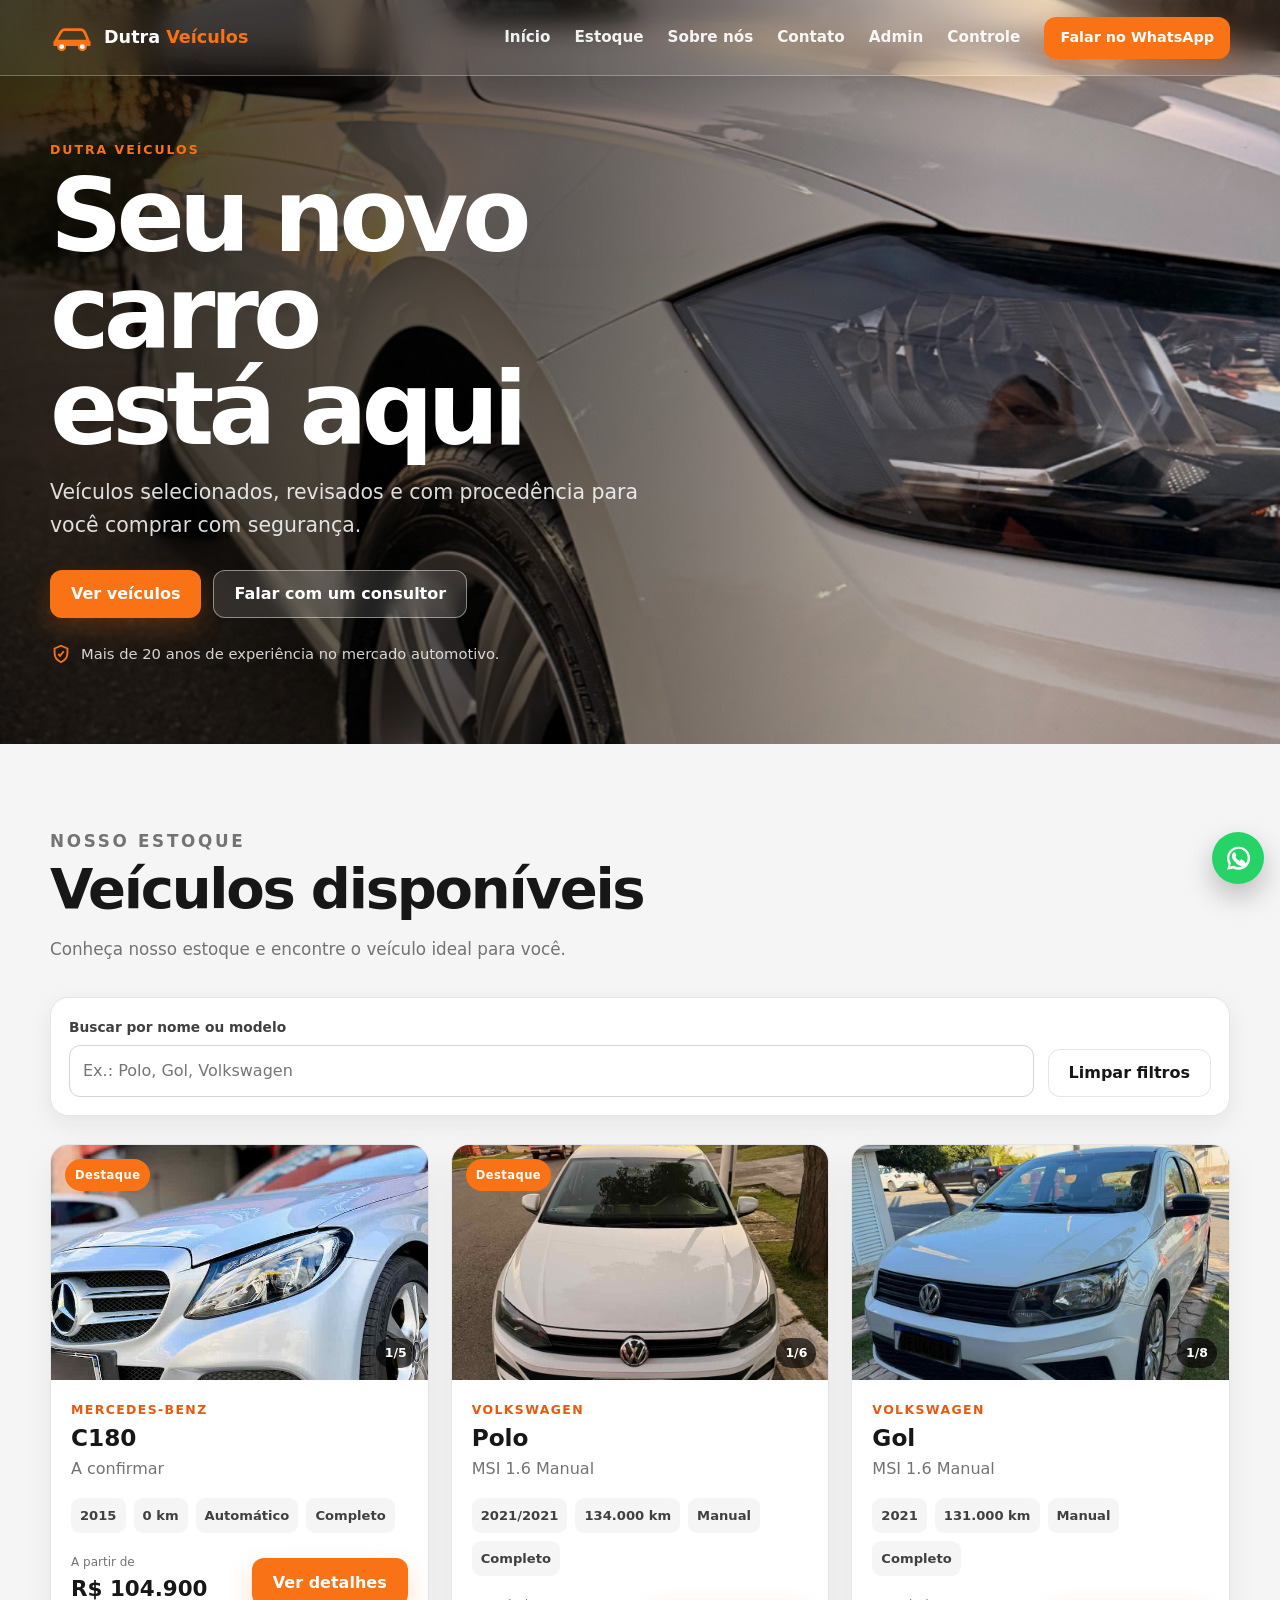
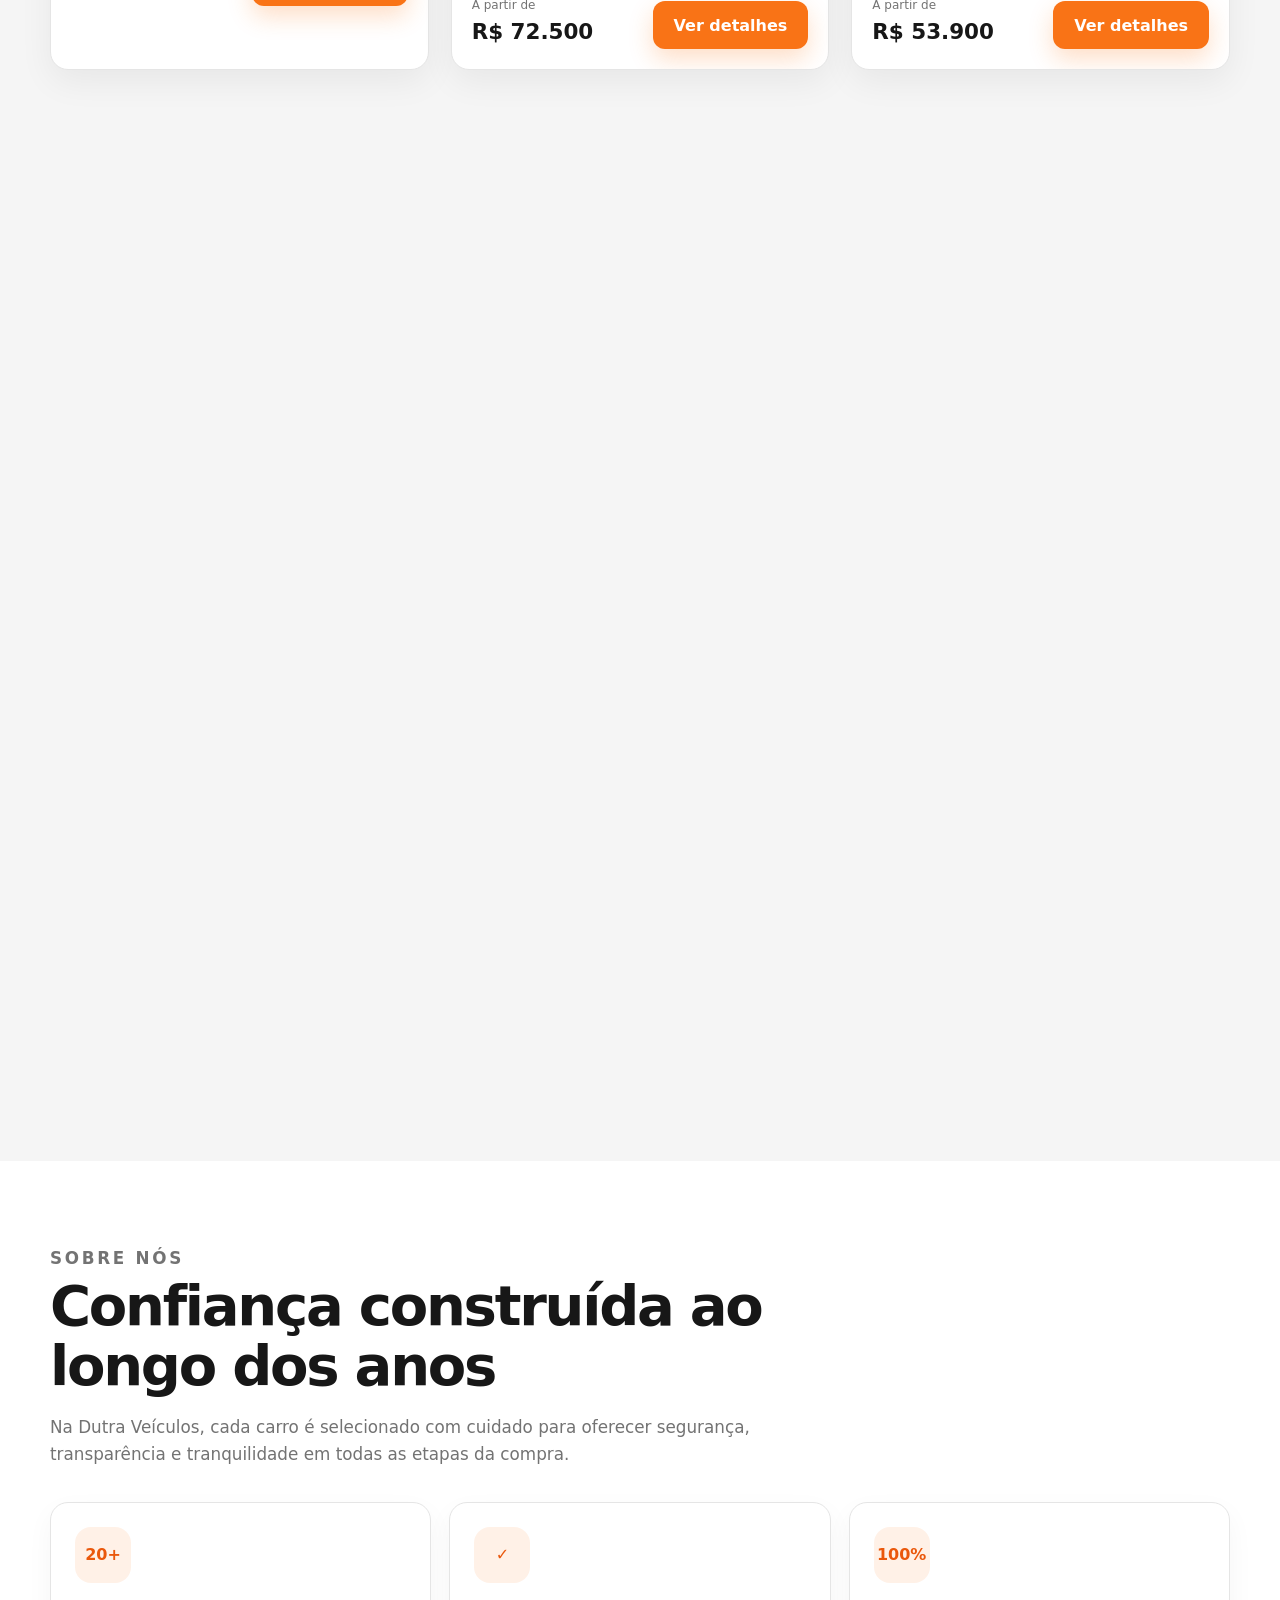
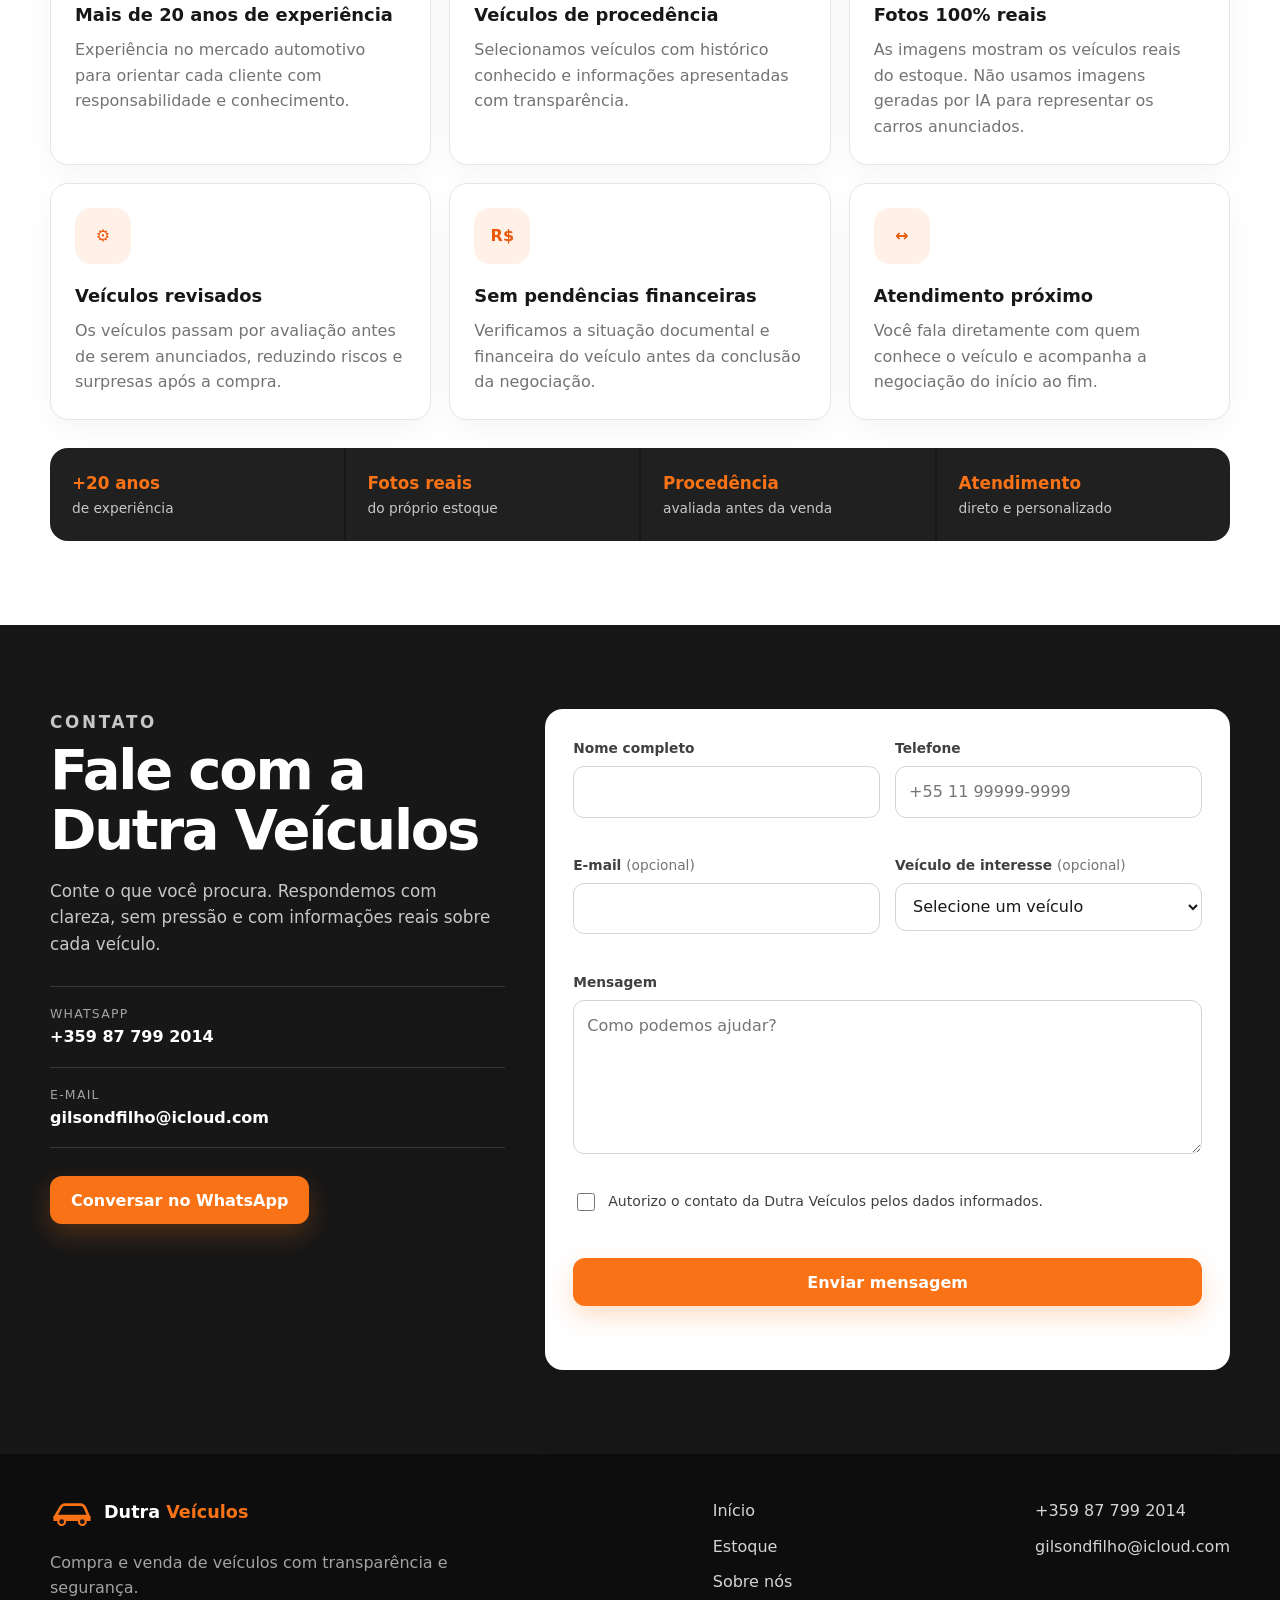
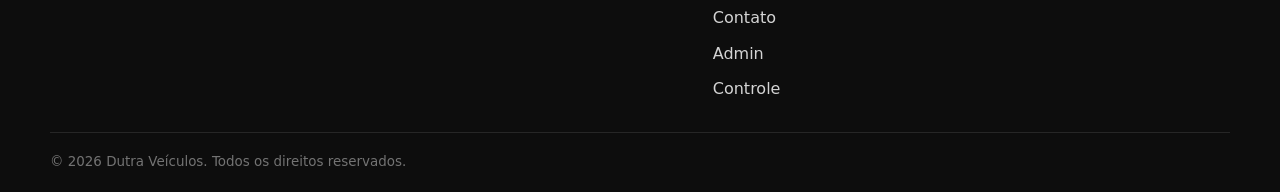
<file: index.html>
<!doctype html>
<html lang="pt-BR">
<head>
  <meta charset="utf-8">
  <meta name="viewport" content="width=device-width, initial-scale=1">
  <title>Dutra Veículos | Compra e Venda de Veículos</title>
  <meta name="description" content="Encontre veículos selecionados, revisados e com procedência na Dutra Veículos. Atendimento transparente e personalizado.">
  <meta name="theme-color" content="#ffffff">
  <meta property="og:title" content="Dutra Veículos | Compra e Venda de Veículos">
  <meta property="og:description" content="Veículos selecionados, revisados e com procedência. Atendimento transparente e personalizado.">
  <meta property="og:type" content="website">
  <meta property="og:image" content="assets/images/polo-01.jpg">
  <link rel="icon" href="assets/images/favicon.svg" type="image/svg+xml">
  <link rel="stylesheet" href="styles.css?v=20260630-6">
  <script defer src="vehicles-data.js?v=20260629-2"></script>
  <script defer src="script.js?v=20260630-1"></script>
</head>
<body>
  <a class="skip-link" href="#conteudo">Pular para o conteúdo</a>

  <header class="site-header" id="topo">
    <div class="container header-inner">
      <a class="brand" href="#inicio" aria-label="Dutra Veículos, voltar ao início">
        <svg class="brand-icon" viewBox="0 0 64 40" aria-hidden="true">
          <path d="M8 25h48l-5-12a8 8 0 0 0-7-5H22a8 8 0 0 0-7 5L8 25Z" fill="none" stroke="currentColor" stroke-width="4" stroke-linejoin="round"/>
          <path d="M5 25h54v7H5z" fill="currentColor"/>
          <circle cx="17" cy="33" r="5" fill="#fff" stroke="currentColor" stroke-width="3"/>
          <circle cx="47" cy="33" r="5" fill="#fff" stroke="currentColor" stroke-width="3"/>
        </svg>
        <span>Dutra <strong>Veículos</strong></span>
      </a>

      <button class="menu-toggle" type="button" aria-label="Abrir menu" aria-expanded="false" aria-controls="main-menu">
        <span></span><span></span><span></span>
      </button>

      <nav class="main-nav" id="main-menu" aria-label="Navegação principal">
        <a href="#inicio">Início</a>
        <a href="#estoque">Estoque</a>
        <a href="#sobre">Sobre nós</a>
        <a href="#contato">Contato</a>
        <a href="admin.html">Admin</a>
        <a href="dashboard.html">Controle</a>
        <a class="button button-small button-whatsapp nav-whatsapp" data-whatsapp="general" href="#">Falar no WhatsApp</a>
      </nav>
    </div>
  </header>

  <main id="conteudo">
    <section class="hero" id="inicio" aria-labelledby="hero-title">
      <div class="hero-overlay"></div>
      <div class="container hero-content reveal">
        <p class="eyebrow">Dutra Veículos</p>
        <h1 id="hero-title">Seu novo carro está aqui</h1>
        <p class="hero-text">Veículos selecionados, revisados e com procedência para você comprar com segurança.</p>
        <div class="hero-actions">
          <a class="button button-primary" href="#estoque">Ver veículos</a>
          <a class="button button-secondary" data-whatsapp="general" href="#">Falar com um consultor</a>
        </div>
        <p class="hero-trust">
          <svg viewBox="0 0 24 24" aria-hidden="true"><path d="M12 3l7 3v5c0 5-3.3 8.4-7 10-3.7-1.6-7-5-7-10V6l7-3Z"/><path d="m9 12 2 2 4-5"/></svg>
          Mais de 20 anos de experiência no mercado automotivo.
        </p>
      </div>
    </section>

    <section class="section section-light" id="estoque" aria-labelledby="estoque-title">
      <div class="container">
        <div class="section-heading reveal">
          <p class="eyebrow">Nosso estoque</p>
          <h2 id="estoque-title">Veículos disponíveis</h2>
          <p>Conheça nosso estoque e encontre o veículo ideal para você.</p>
        </div>

        <form class="filters reveal" id="filters-form" aria-label="Filtros do estoque">
          <div class="field filter-search">
            <label for="search-filter">Buscar por nome ou modelo</label>
            <input id="search-filter" type="search" placeholder="Ex.: Polo, Gol, Volkswagen">
          </div>
          <button class="button button-ghost filter-reset" type="reset">Limpar filtros</button>
        </form>

        <div class="inventory" id="inventory" aria-live="polite"></div>
        <p class="empty-state" id="empty-state" hidden>Nenhum veículo foi encontrado com esses filtros.</p>
      </div>
    </section>

    <section class="section" id="sobre" aria-labelledby="sobre-title">
      <div class="container">
        <div class="section-heading reveal">
          <p class="eyebrow">Sobre nós</p>
          <h2 id="sobre-title">Confiança construída ao longo dos anos</h2>
          <p>Na Dutra Veículos, cada carro é selecionado com cuidado para oferecer segurança, transparência e tranquilidade em todas as etapas da compra.</p>
        </div>

        <div class="about-grid">
          <article class="info-card reveal">
            <span class="info-icon" aria-hidden="true">20+</span>
            <h3>Mais de 20 anos de experiência</h3>
            <p>Experiência no mercado automotivo para orientar cada cliente com responsabilidade e conhecimento.</p>
          </article>
          <article class="info-card reveal">
            <span class="info-icon" aria-hidden="true">✓</span>
            <h3>Veículos de procedência</h3>
            <p>Selecionamos veículos com histórico conhecido e informações apresentadas com transparência.</p>
          </article>
          <article class="info-card reveal">
            <span class="info-icon" aria-hidden="true">100%</span>
            <h3>Fotos 100% reais</h3>
            <p>As imagens mostram os veículos reais do estoque. Não usamos imagens geradas por IA para representar os carros anunciados.</p>
          </article>
          <article class="info-card reveal">
            <span class="info-icon" aria-hidden="true">⚙</span>
            <h3>Veículos revisados</h3>
            <p>Os veículos passam por avaliação antes de serem anunciados, reduzindo riscos e surpresas após a compra.</p>
          </article>
          <article class="info-card reveal">
            <span class="info-icon" aria-hidden="true">R$</span>
            <h3>Sem pendências financeiras</h3>
            <p>Verificamos a situação documental e financeira do veículo antes da conclusão da negociação.</p>
          </article>
          <article class="info-card reveal">
            <span class="info-icon" aria-hidden="true">↔</span>
            <h3>Atendimento próximo</h3>
            <p>Você fala diretamente com quem conhece o veículo e acompanha a negociação do início ao fim.</p>
          </article>
        </div>

        <div class="trust-strip reveal" aria-label="Diferenciais da Dutra Veículos">
          <div><strong>+20 anos</strong><span>de experiência</span></div>
          <div><strong>Fotos reais</strong><span>do próprio estoque</span></div>
          <div><strong>Procedência</strong><span>avaliada antes da venda</span></div>
          <div><strong>Atendimento</strong><span>direto e personalizado</span></div>
        </div>
      </div>
    </section>

    <section class="section section-dark" id="contato" aria-labelledby="contato-title">
      <div class="container contact-layout">
        <div class="contact-copy reveal">
          <p class="eyebrow">Contato</p>
          <h2 id="contato-title">Fale com a Dutra Veículos</h2>
          <p>Conte o que você procura. Respondemos com clareza, sem pressão e com informações reais sobre cada veículo.</p>
          <div class="contact-list">
            <a data-whatsapp="general" href="#"><span>WhatsApp</span><strong>+359 87 799 2014</strong></a>
            <a href="mailto:gilsondfilho@icloud.com"><span>E-mail</span><strong>gilsondfilho@icloud.com</strong></a>
          </div>
          <a class="button button-primary" data-whatsapp="general" href="#">Conversar no WhatsApp</a>
        </div>

        <!-- Para envio real, crie um formulário no Formspree com o e-mail gilsondfilho@icloud.com e substitua o valor de action abaixo. -->
        <form class="contact-form reveal" id="contact-form" action="COLE_AQUI_O_ENDPOINT_DO_FORMSPREE" method="POST" novalidate>
          <div class="field">
            <label for="name">Nome completo</label>
            <input id="name" name="name" type="text" autocomplete="name" required>
            <small class="error" id="name-error"></small>
          </div>
          <div class="field">
            <label for="phone">Telefone</label>
            <input id="phone" name="phone" type="tel" inputmode="tel" autocomplete="tel" placeholder="+55 11 99999-9999" required>
            <small class="error" id="phone-error"></small>
          </div>
          <div class="field">
            <label for="email">E-mail <span>(opcional)</span></label>
            <input id="email" name="email" type="email" autocomplete="email">
            <small class="error" id="email-error"></small>
          </div>
          <div class="field">
            <label for="vehicle-interest">Veículo de interesse <span>(opcional)</span></label>
            <select id="vehicle-interest" name="vehicle">
              <option value="">Selecione um veículo</option>
            </select>
          </div>
          <div class="field field-full">
            <label for="message">Mensagem</label>
            <textarea id="message" name="message" rows="5" required placeholder="Como podemos ajudar?"></textarea>
            <small class="error" id="message-error"></small>
          </div>
          <label class="checkbox field-full" for="consent">
            <input id="consent" name="consent" type="checkbox" value="Sim" required>
            <span>Autorizo o contato da Dutra Veículos pelos dados informados.</span>
          </label>
          <small class="error field-full" id="consent-error"></small>
          <button class="button button-primary field-full" id="submit-button" type="submit">Enviar mensagem</button>
          <p class="form-status field-full" id="form-status" role="status" aria-live="polite"></p>
        </form>
      </div>
    </section>
  </main>

  <footer class="site-footer">
    <div class="container footer-inner">
      <div>
        <a class="brand footer-brand" href="#inicio">
          <svg class="brand-icon" viewBox="0 0 64 40" aria-hidden="true"><path d="M8 25h48l-5-12a8 8 0 0 0-7-5H22a8 8 0 0 0-7 5L8 25Z" fill="none" stroke="currentColor" stroke-width="4"/><path d="M5 25h54v7H5z" fill="currentColor"/><circle cx="17" cy="33" r="5" fill="#171717" stroke="currentColor" stroke-width="3"/><circle cx="47" cy="33" r="5" fill="#171717" stroke="currentColor" stroke-width="3"/></svg>
          <span>Dutra <strong>Veículos</strong></span>
        </a>
        <p>Compra e venda de veículos com transparência e segurança.</p>
      </div>
      <nav class="footer-links" aria-label="Links do rodapé">
        <a href="#inicio">Início</a>
        <a href="#estoque">Estoque</a>
        <a href="#sobre">Sobre nós</a>
        <a href="#contato">Contato</a>
        <a href="admin.html">Admin</a>
        <a href="dashboard.html">Controle</a>
      </nav>
      <div class="footer-contact">
        <a data-whatsapp="general" href="#">+359 87 799 2014</a>
        <a href="mailto:gilsondfilho@icloud.com">gilsondfilho@icloud.com</a>
      </div>
    </div>
    <div class="container footer-bottom">© <span id="current-year"></span> Dutra Veículos. Todos os direitos reservados.</div>
  </footer>

  <a class="floating-whatsapp" data-whatsapp="general" href="#" aria-label="Conversar com a Dutra Veículos pelo WhatsApp">
    <svg viewBox="0 0 32 32" aria-hidden="true"><path d="M16 3a12.6 12.6 0 0 0-10.9 19L3.6 28.5 10 27a12.8 12.8 0 1 0 6-24.1Zm0 22.5a10 10 0 0 1-5.1-1.4l-.4-.2-3.8.9.9-3.7-.2-.4A10.1 10.1 0 1 1 16 25.5Zm5.5-7.5c-.3-.2-1.8-.9-2.1-1-.3-.1-.5-.2-.7.2l-1 1.2c-.2.2-.4.2-.7.1-1.8-.9-3-1.7-4.2-3.8-.3-.5.3-.5.8-1.6.1-.2 0-.5 0-.7l-1-2.4c-.3-.6-.6-.5-.8-.5h-.7c-.3 0-.7.1-1 .5-.4.4-1.4 1.4-1.4 3.4s1.5 4 1.7 4.2c.2.3 2.9 4.5 7.1 6.2 2.6 1.1 3.7 1.2 5 .9.8-.1 1.8-.7 2-1.4.3-.7.3-1.3.2-1.4-.1-.2-.3-.3-.6-.4Z"/></svg>
  </a>

  <div class="modal" id="vehicle-modal" aria-hidden="true">
    <div class="modal-backdrop" data-close-modal></div>
    <section class="modal-dialog" role="dialog" aria-modal="true" aria-labelledby="modal-title">
      <button class="modal-close" type="button" aria-label="Fechar detalhes" data-close-modal>×</button>
      <div class="modal-gallery">
        <div class="gallery-main">
          <img id="modal-main-image" src="assets/images/car-placeholder.svg" alt="">
          <button class="gallery-arrow gallery-prev" type="button" aria-label="Foto anterior">‹</button>
          <button class="gallery-arrow gallery-next" type="button" aria-label="Próxima foto">›</button>
          <span class="gallery-counter" id="gallery-counter"></span>
        </div>
        <div class="gallery-thumbs" id="gallery-thumbs" aria-label="Miniaturas das fotos"></div>
      </div>
      <div class="modal-content">
        <p class="modal-brand" id="modal-brand"></p>
        <h2 id="modal-title"></h2>
        <p class="modal-version" id="modal-version"></p>
        <p class="modal-price" id="modal-price"></p>
        <dl class="vehicle-specs" id="modal-specs"></dl>
        <p class="modal-description" id="modal-description"></p>
        <div class="modal-options">
          <h3>Principais opcionais</h3>
          <ul id="modal-options"></ul>
        </div>
        <div class="modal-assurance">
          <strong>Compra mais segura</strong>
          <span>Veículo avaliado, documentação conferida e informações apresentadas com transparência.</span>
        </div>
        <a class="button button-primary button-full" id="modal-interest" href="#">Estou interessado</a>
      </div>
    </section>
  </div>
</body>
</html>
</file>
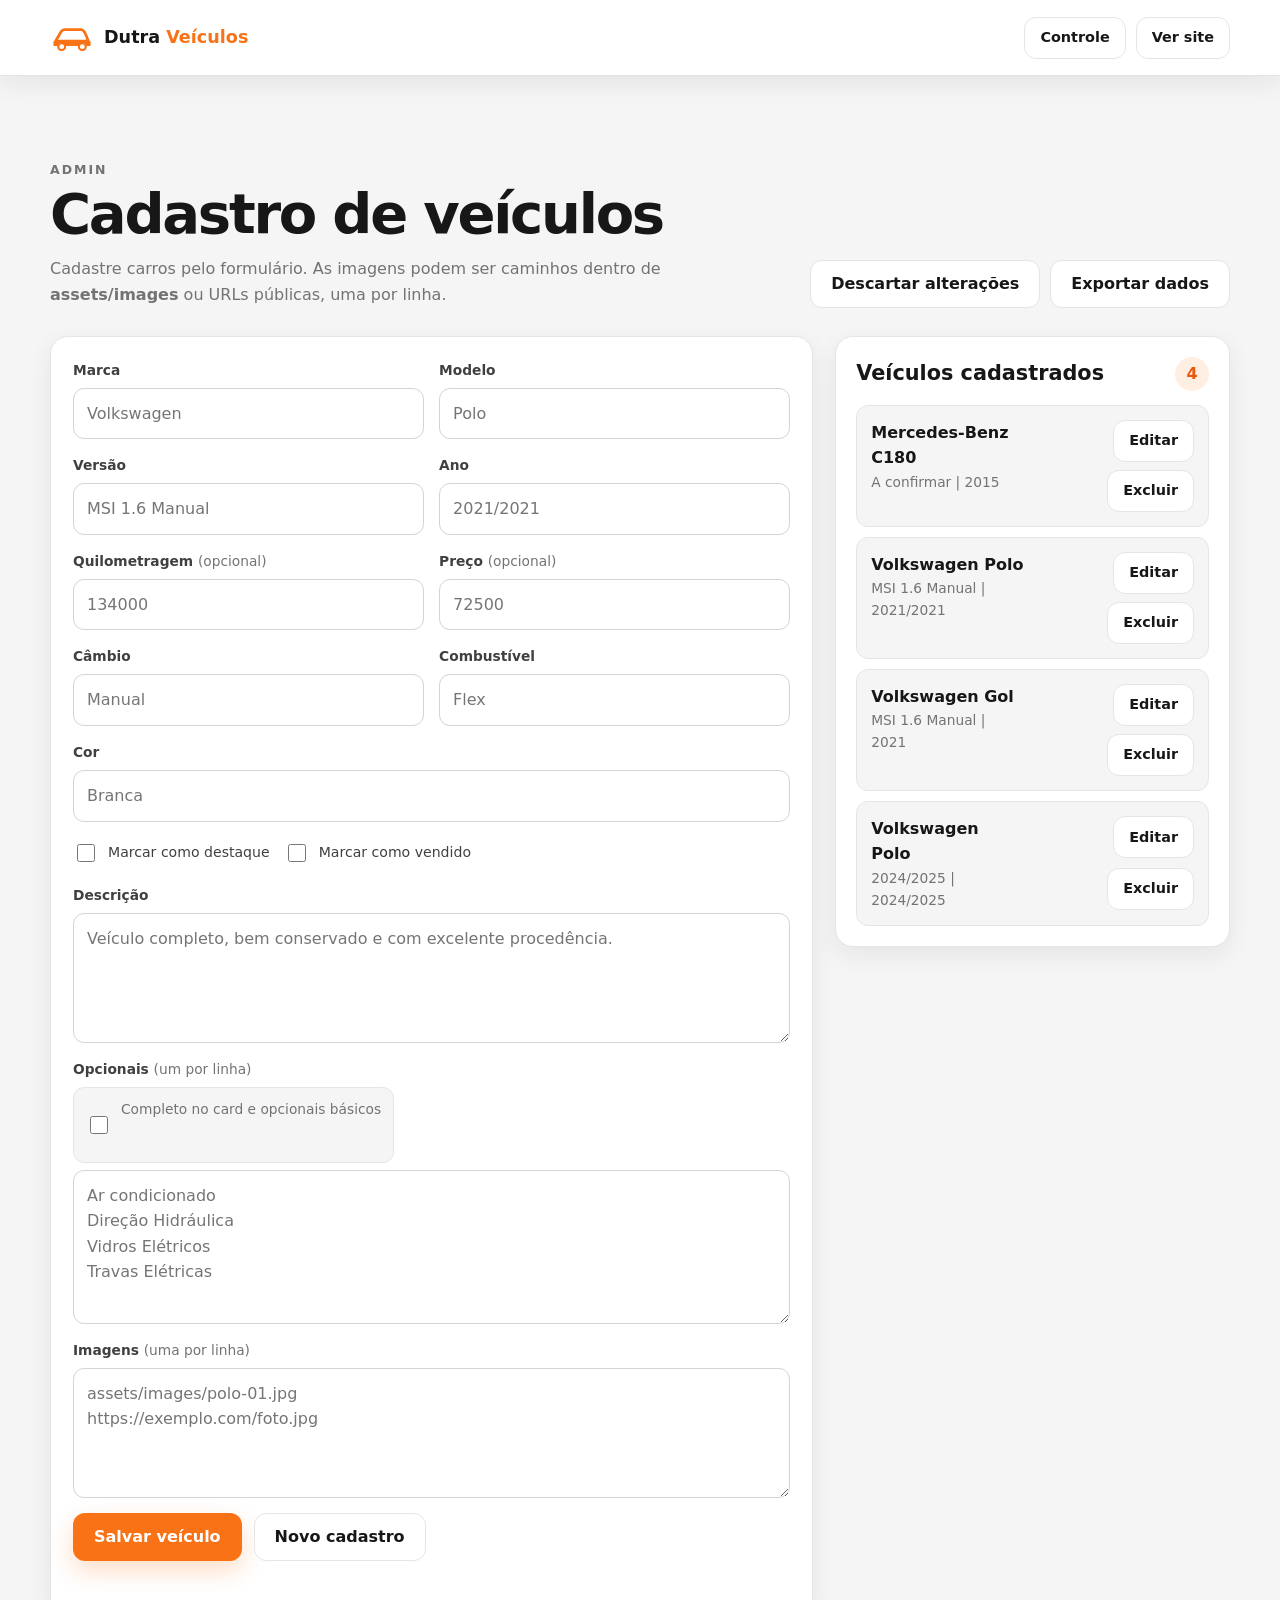
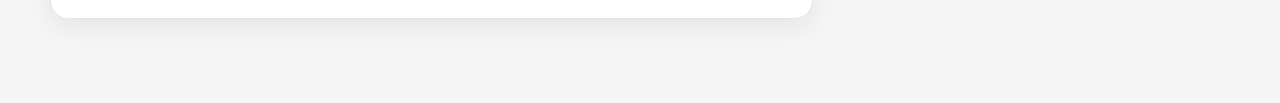
<file: admin.html>
<!doctype html>
<html lang="pt-BR">
<head>
  <meta charset="utf-8">
  <meta name="viewport" content="width=device-width, initial-scale=1">
  <title>Admin | Dutra Veículos</title>
  <meta name="robots" content="noindex">
  <meta name="theme-color" content="#ffffff">
  <link rel="icon" href="assets/images/favicon.svg" type="image/svg+xml">
  <link rel="stylesheet" href="styles.css?v=20260630-6">
  <script defer src="vehicles-data.js?v=20260629-2"></script>
  <script defer src="admin.js?v=20260629-5"></script>
</head>
<body class="admin-page">
  <a class="skip-link" href="#conteudo">Pular para o conteúdo</a>

  <header class="site-header scrolled">
    <div class="container header-inner">
      <a class="brand" href="index.html" aria-label="Dutra Veículos, voltar ao site">
        <svg class="brand-icon" viewBox="0 0 64 40" aria-hidden="true">
          <path d="M8 25h48l-5-12a8 8 0 0 0-7-5H22a8 8 0 0 0-7 5L8 25Z" fill="none" stroke="currentColor" stroke-width="4" stroke-linejoin="round"/>
          <path d="M5 25h54v7H5z" fill="currentColor"/>
          <circle cx="17" cy="33" r="5" fill="#fff" stroke="currentColor" stroke-width="3"/>
          <circle cx="47" cy="33" r="5" fill="#fff" stroke="currentColor" stroke-width="3"/>
        </svg>
        <span>Dutra <strong>Veículos</strong></span>
      </a>
      <nav class="admin-header-actions" aria-label="Ações do admin">
        <a class="button button-ghost button-small" href="dashboard.html">Controle</a>
        <a class="button button-ghost button-small" href="index.html">Ver site</a>
      </nav>
    </div>
  </header>

  <main id="conteudo" class="admin-main">
    <section class="section section-light">
      <div class="container">
        <div class="admin-title">
          <div>
            <p class="eyebrow">Admin</p>
            <h1>Cadastro de veículos</h1>
            <p>Cadastre carros pelo formulário. As imagens podem ser caminhos dentro de <strong>assets/images</strong> ou URLs públicas, uma por linha.</p>
          </div>
          <div class="admin-title-actions">
            <button class="button button-ghost" id="discard-draft-button" type="button">Descartar alterações</button>
            <button class="button button-ghost" id="export-button" type="button">Exportar dados</button>
          </div>
        </div>

        <div class="admin-layout">
          <form class="admin-form" id="vehicle-form" novalidate>
            <input id="vehicle-id" type="hidden">

            <div class="field">
              <label for="marca">Marca</label>
              <input id="marca" name="marca" type="text" required placeholder="Volkswagen">
            </div>
            <div class="field">
              <label for="modelo">Modelo</label>
              <input id="modelo" name="modelo" type="text" required placeholder="Polo">
            </div>
            <div class="field">
              <label for="versao">Versão</label>
              <input id="versao" name="versao" type="text" required placeholder="MSI 1.6 Manual">
            </div>
            <div class="field">
              <label for="ano">Ano</label>
              <input id="ano" name="ano" type="text" required placeholder="2021/2021">
            </div>
            <div class="field">
              <label for="quilometragem">Quilometragem <span>(opcional)</span></label>
              <input id="quilometragem" name="quilometragem" type="number" min="0" inputmode="numeric" placeholder="134000">
            </div>
            <div class="field">
              <label for="preco">Preço <span>(opcional)</span></label>
              <input id="preco" name="preco" type="number" min="0" inputmode="numeric" placeholder="72500">
            </div>
            <div class="field">
              <label for="cambio">Câmbio</label>
              <input id="cambio" name="cambio" type="text" required placeholder="Manual">
            </div>
            <div class="field">
              <label for="combustivel">Combustível</label>
              <input id="combustivel" name="combustivel" type="text" required placeholder="Flex">
            </div>
            <div class="field">
              <label for="cor">Cor</label>
              <input id="cor" name="cor" type="text" required placeholder="Branca">
            </div>
            <div class="admin-checks field-full">
              <label class="checkbox" for="destaque">
                <input id="destaque" name="destaque" type="checkbox">
                <span>Marcar como destaque</span>
              </label>
              <label class="checkbox" for="vendido">
                <input id="vendido" name="vendido" type="checkbox">
                <span>Marcar como vendido</span>
              </label>
            </div>
            <div class="field field-full">
              <label for="descricao">Descrição</label>
              <textarea id="descricao" name="descricao" rows="4" required placeholder="Veículo completo, bem conservado e com excelente procedência."></textarea>
            </div>
            <div class="field field-full">
              <label for="opcionais">Opcionais <span>(um por linha)</span></label>
              <label class="checkbox admin-complete-option" for="completo">
                <input id="completo" name="completo" type="checkbox">
                <span>Completo no card e opcionais básicos</span>
              </label>
              <textarea id="opcionais" name="opcionais" rows="5" placeholder="Ar condicionado&#10;Direção Hidráulica&#10;Vidros Elétricos&#10;Travas Elétricas"></textarea>
            </div>
            <div class="field field-full">
              <label for="imagens">Imagens <span>(uma por linha)</span></label>
              <textarea id="imagens" name="imagens" rows="4" placeholder="assets/images/polo-01.jpg&#10;https://exemplo.com/foto.jpg"></textarea>
            </div>
            <div class="admin-form-actions field-full">
              <button class="button button-primary" id="save-button" type="submit">Salvar veículo</button>
              <button class="button button-ghost" id="clear-button" type="button">Novo cadastro</button>
            </div>
            <p class="form-status field-full" id="admin-status" role="status" aria-live="polite"></p>
          </form>

          <aside class="admin-panel" aria-labelledby="saved-title">
            <div class="admin-panel-header">
              <h2 id="saved-title">Veículos cadastrados</h2>
              <span id="vehicle-count">0</span>
            </div>
            <div class="admin-list" id="admin-list"></div>
            <p class="empty-state" id="admin-empty">Nenhum veículo cadastrado pelo admin ainda.</p>
          </aside>
        </div>
      </div>
    </section>
  </main>
</body>
</html>
</file>
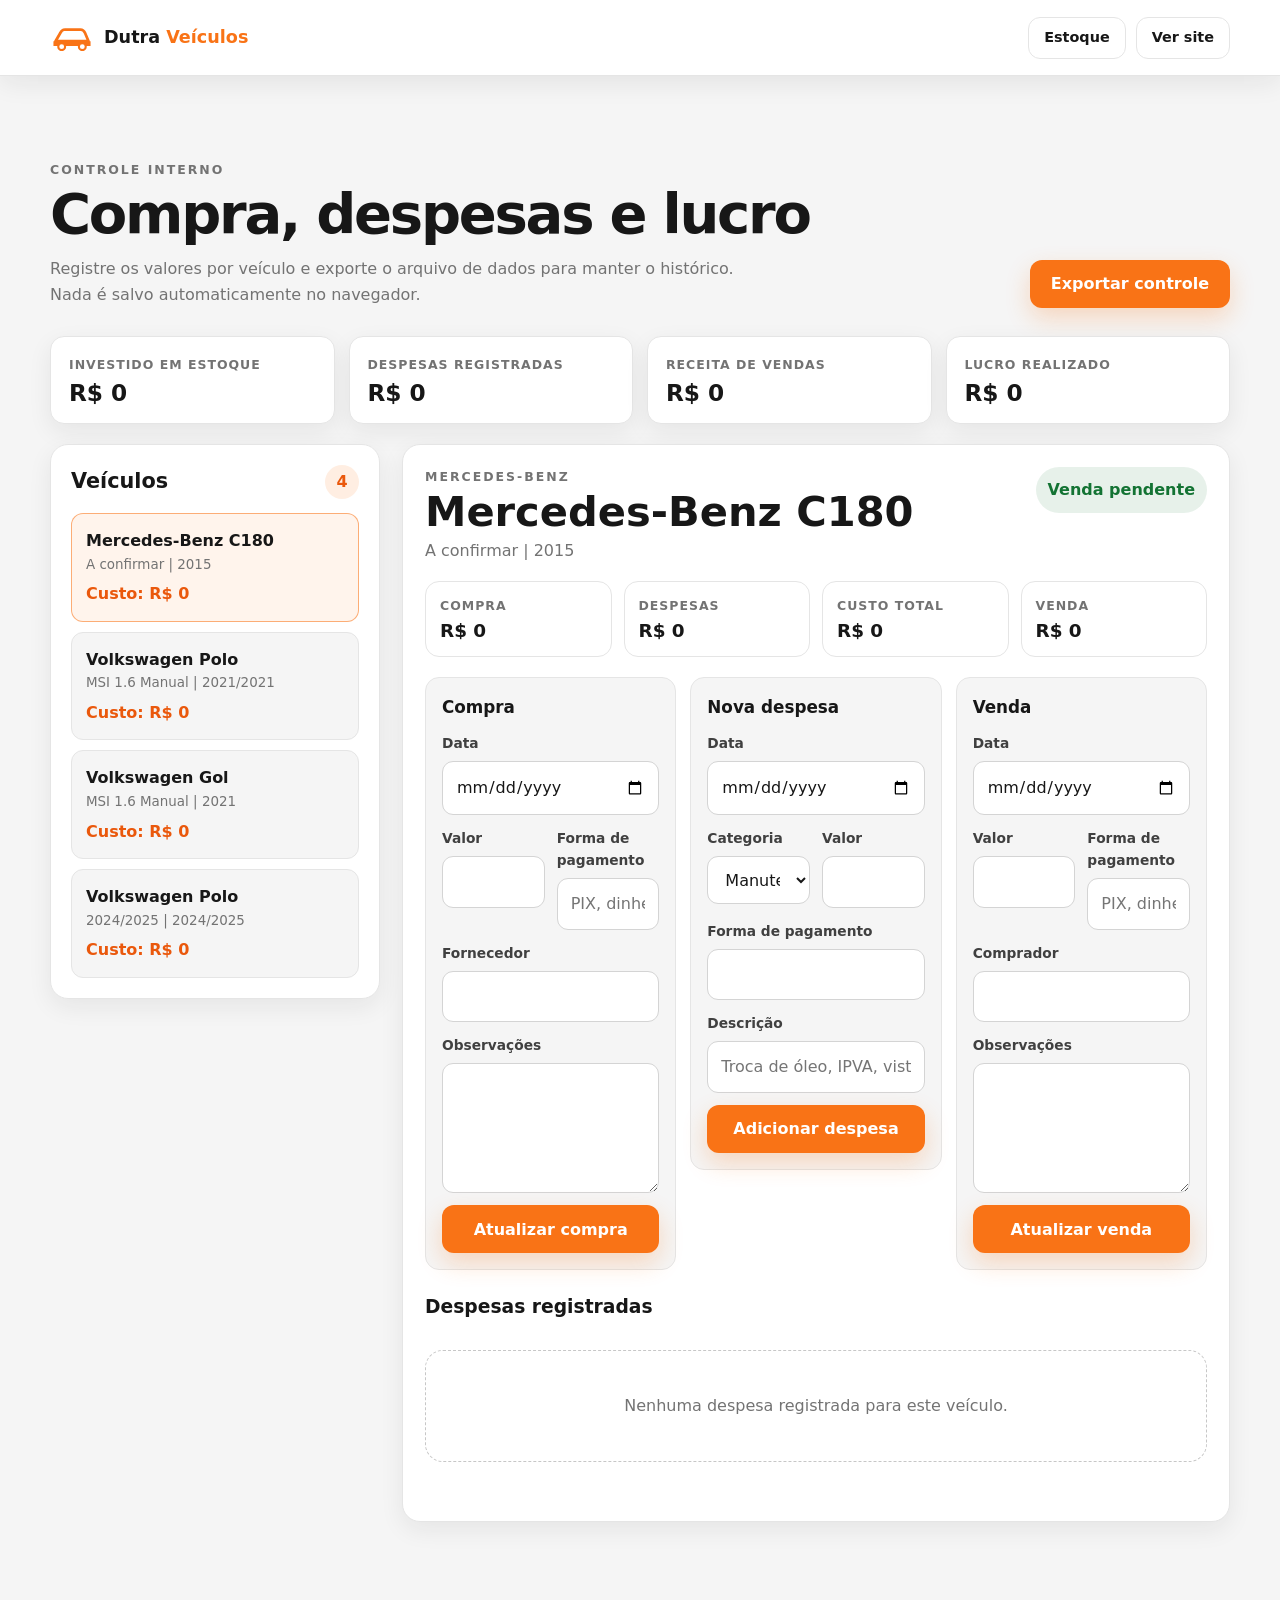
<file: dashboard.html>
<!doctype html>
<html lang="pt-BR">
<head>
  <meta charset="utf-8">
  <meta name="viewport" content="width=device-width, initial-scale=1">
  <title>Controle Interno | Dutra Veículos</title>
  <meta name="robots" content="noindex">
  <meta name="theme-color" content="#ffffff">
  <link rel="icon" href="assets/images/favicon.svg" type="image/svg+xml">
  <link rel="stylesheet" href="styles.css?v=20260630-6">
  <script defer src="vehicles-data.js?v=20260629-2"></script>
  <script defer src="business-data.js?v=20260629-1"></script>
  <script defer src="dashboard.js?v=20260629-1"></script>
</head>
<body class="admin-page dashboard-page">
  <a class="skip-link" href="#conteudo">Pular para o conteúdo</a>

  <header class="site-header scrolled">
    <div class="container header-inner">
      <a class="brand" href="index.html" aria-label="Dutra Veículos, voltar ao site">
        <svg class="brand-icon" viewBox="0 0 64 40" aria-hidden="true">
          <path d="M8 25h48l-5-12a8 8 0 0 0-7-5H22a8 8 0 0 0-7 5L8 25Z" fill="none" stroke="currentColor" stroke-width="4" stroke-linejoin="round"/>
          <path d="M5 25h54v7H5z" fill="currentColor"/>
          <circle cx="17" cy="33" r="5" fill="#fff" stroke="currentColor" stroke-width="3"/>
          <circle cx="47" cy="33" r="5" fill="#fff" stroke="currentColor" stroke-width="3"/>
        </svg>
        <span>Dutra <strong>Veículos</strong></span>
      </a>
      <nav class="admin-header-actions" aria-label="Ações do painel">
        <a class="button button-ghost button-small" href="admin.html">Estoque</a>
        <a class="button button-ghost button-small" href="index.html">Ver site</a>
      </nav>
    </div>
  </header>

  <main id="conteudo" class="admin-main">
    <section class="section section-light">
      <div class="container">
        <div class="admin-title">
          <div>
            <p class="eyebrow">Controle interno</p>
            <h1>Compra, despesas e lucro</h1>
            <p>Registre os valores por veículo e exporte o arquivo de dados para manter o histórico. Nada é salvo automaticamente no navegador.</p>
          </div>
          <div class="admin-title-actions">
            <button class="button button-primary" id="export-business-button" type="button">Exportar controle</button>
          </div>
        </div>

        <div class="dashboard-summary" aria-label="Resumo financeiro">
          <article><span>Investido em estoque</span><strong id="summary-invested">R$ 0</strong></article>
          <article><span>Despesas registradas</span><strong id="summary-expenses">R$ 0</strong></article>
          <article><span>Receita de vendas</span><strong id="summary-sales">R$ 0</strong></article>
          <article><span>Lucro realizado</span><strong id="summary-profit">R$ 0</strong></article>
        </div>

        <div class="dashboard-layout">
          <aside class="admin-panel dashboard-sidebar" aria-labelledby="vehicles-control-title">
            <div class="admin-panel-header">
              <h2 id="vehicles-control-title">Veículos</h2>
              <span id="dashboard-count">0</span>
            </div>
            <div class="dashboard-vehicle-list" id="dashboard-vehicle-list"></div>
          </aside>

          <section class="dashboard-detail" aria-live="polite">
            <div class="dashboard-detail-header">
              <div>
                <p class="eyebrow" id="detail-brand">Veículo</p>
                <h2 id="detail-title">Selecione um veículo</h2>
                <p id="detail-subtitle"></p>
              </div>
              <strong class="profit-pill" id="detail-profit">R$ 0</strong>
            </div>

            <div class="dashboard-metrics">
              <article><span>Compra</span><strong id="metric-purchase">R$ 0</strong></article>
              <article><span>Despesas</span><strong id="metric-expenses">R$ 0</strong></article>
              <article><span>Custo total</span><strong id="metric-cost">R$ 0</strong></article>
              <article><span>Venda</span><strong id="metric-sale">R$ 0</strong></article>
            </div>

            <div class="dashboard-forms">
              <form class="dashboard-form" id="purchase-form">
                <h3>Compra</h3>
                <div class="field">
                  <label for="purchase-date">Data</label>
                  <input id="purchase-date" type="date">
                </div>
                <div class="field">
                  <label for="purchase-value">Valor</label>
                  <input id="purchase-value" type="number" min="0" step="0.01" inputmode="decimal">
                </div>
                <div class="field">
                  <label for="purchase-payment">Forma de pagamento</label>
                  <input id="purchase-payment" type="text" placeholder="PIX, dinheiro, financiamento">
                </div>
                <div class="field">
                  <label for="purchase-seller">Fornecedor</label>
                  <input id="purchase-seller" type="text">
                </div>
                <div class="field field-full">
                  <label for="purchase-notes">Observações</label>
                  <textarea id="purchase-notes" rows="3"></textarea>
                </div>
                <button class="button button-primary field-full" type="submit">Atualizar compra</button>
              </form>

              <form class="dashboard-form" id="expense-form">
                <h3>Nova despesa</h3>
                <div class="field">
                  <label for="expense-date">Data</label>
                  <input id="expense-date" type="date">
                </div>
                <div class="field">
                  <label for="expense-category">Categoria</label>
                  <select id="expense-category">
                    <option>Manutenção</option>
                    <option>IPVA</option>
                    <option>Documentação</option>
                    <option>Lavagem</option>
                    <option>Transporte</option>
                    <option>Outros</option>
                  </select>
                </div>
                <div class="field">
                  <label for="expense-value">Valor</label>
                  <input id="expense-value" type="number" min="0" step="0.01" inputmode="decimal">
                </div>
                <div class="field">
                  <label for="expense-payment">Forma de pagamento</label>
                  <input id="expense-payment" type="text">
                </div>
                <div class="field field-full">
                  <label for="expense-description">Descrição</label>
                  <input id="expense-description" type="text" placeholder="Troca de óleo, IPVA, vistoria...">
                </div>
                <button class="button button-primary field-full" type="submit">Adicionar despesa</button>
              </form>

              <form class="dashboard-form" id="sale-form">
                <h3>Venda</h3>
                <div class="field">
                  <label for="sale-date">Data</label>
                  <input id="sale-date" type="date">
                </div>
                <div class="field">
                  <label for="sale-value">Valor</label>
                  <input id="sale-value" type="number" min="0" step="0.01" inputmode="decimal">
                </div>
                <div class="field">
                  <label for="sale-payment">Forma de pagamento</label>
                  <input id="sale-payment" type="text" placeholder="PIX, dinheiro, financiamento">
                </div>
                <div class="field">
                  <label for="sale-buyer">Comprador</label>
                  <input id="sale-buyer" type="text">
                </div>
                <div class="field field-full">
                  <label for="sale-notes">Observações</label>
                  <textarea id="sale-notes" rows="3"></textarea>
                </div>
                <button class="button button-primary field-full" type="submit">Atualizar venda</button>
              </form>
            </div>

            <section class="dashboard-expenses" aria-labelledby="expenses-title">
              <h3 id="expenses-title">Despesas registradas</h3>
              <div id="expenses-list" class="expenses-list"></div>
              <p class="empty-state" id="expenses-empty">Nenhuma despesa registrada para este veículo.</p>
            </section>

            <p class="form-status" id="dashboard-status" role="status" aria-live="polite"></p>
          </section>
        </div>
      </div>
    </section>
  </main>
</body>
</html>
</file>
<file: styles.css>
:root {
  --orange: #f97316;
  --orange-dark: #ea580c;
  --ink: #171717;
  --charcoal: #404040;
  --muted: #737373;
  --line: #e5e5e5;
  --surface: #ffffff;
  --surface-alt: #f5f5f5;
  --shadow-sm: 0 8px 24px rgba(23, 23, 23, 0.07);
  --shadow-lg: 0 24px 70px rgba(23, 23, 23, 0.18);
  --radius: 18px;
  --header-height: 76px;
}

* { box-sizing: border-box; }
html { scroll-behavior: smooth; scroll-padding-top: var(--header-height); }
body {
  margin: 0;
  color: var(--ink);
  background: var(--surface);
  font-family: Inter, ui-sans-serif, system-ui, -apple-system, BlinkMacSystemFont, "Segoe UI", sans-serif;
  line-height: 1.6;
  overflow-x: hidden;
}
body.menu-open, body.modal-open { overflow: hidden; }
img { display: block; max-width: 100%; }
a { color: inherit; text-decoration: none; }
button, input, select, textarea { font: inherit; }
button, a { -webkit-tap-highlight-color: transparent; }
button { cursor: pointer; }
:focus-visible { outline: 3px solid rgba(249, 115, 22, .4); outline-offset: 3px; }

.skip-link {
  position: fixed;
  top: 8px;
  left: 8px;
  z-index: 9999;
  padding: 10px 14px;
  border-radius: 10px;
  background: var(--ink);
  color: white;
  transform: translateY(-160%);
}
.skip-link:focus { transform: translateY(0); }

.container { width: min(1180px, calc(100% - 32px)); margin-inline: auto; }
.section { padding: 84px 0; }
.section-light { background: var(--surface-alt); }
.section-dark { background: var(--ink); color: #fff; }
.section-heading { max-width: 740px; margin-bottom: 34px; }
.section-heading h2, .contact-copy h2, .admin-title h1 {
  margin: 4px 0 12px;
  font-size: clamp(2rem, 5vw, 3.5rem);
  line-height: 1.08;
  letter-spacing: -.04em;
}
.section-heading p, .contact-copy > p { color: var(--muted); font-size: 1.05rem; }
.section-dark .contact-copy > p { color: #c7c7c7; }
.eyebrow {
  margin: 0;
  color: var(--orange);
  font-size: .78rem;
  font-weight: 800;
  letter-spacing: .16em;
  text-transform: uppercase;
}

.site-header {
  position: fixed;
  inset: 0 0 auto;
  z-index: 1000;
  height: var(--header-height);
  background: rgba(255,255,255,.94);
  backdrop-filter: blur(14px);
  border-bottom: 1px solid transparent;
  transition: background-color .25s ease, box-shadow .25s ease, border-color .25s ease, color .25s ease;
}
.site-header.scrolled { box-shadow: var(--shadow-sm); border-color: var(--line); }
body.header-over-hero .site-header:not(.scrolled) {
  background: rgba(255,255,255,.04);
  border-bottom-color: rgba(255,255,255,.28);
  color: #fff;
  box-shadow: 0 10px 26px rgba(0,0,0,.12);
}
.header-inner { height: 100%; display: flex; align-items: center; justify-content: space-between; gap: 20px; }
.brand { display: inline-flex; align-items: center; gap: 10px; font-size: 1.1rem; font-weight: 650; white-space: nowrap; }
.brand strong { color: var(--orange); }
.brand-icon { width: 44px; color: var(--orange); }
.main-nav { display: flex; align-items: center; gap: 24px; }
.main-nav > a:not(.button) { font-size: .95rem; font-weight: 650; color: var(--charcoal); }
body.header-over-hero .site-header:not(.scrolled) .main-nav > a:not(.button) { color: rgba(255,255,255,.92); }
.main-nav > a:not(.button):hover { color: var(--orange); }
.menu-toggle { display: none; width: 46px; height: 46px; border: 0; border-radius: 12px; background: var(--surface-alt); padding: 12px; }
body.header-over-hero .site-header:not(.scrolled) .menu-toggle { background: rgba(255,255,255,.16); }
.menu-toggle span { display: block; width: 100%; height: 2px; margin: 5px 0; background: var(--ink); transition: transform .25s ease, opacity .25s ease; }
body.header-over-hero .site-header:not(.scrolled) .menu-toggle span { background: #fff; }
.menu-toggle[aria-expanded="true"] span:nth-child(1) { transform: translateY(7px) rotate(45deg); }
.menu-toggle[aria-expanded="true"] span:nth-child(2) { opacity: 0; }
.menu-toggle[aria-expanded="true"] span:nth-child(3) { transform: translateY(-7px) rotate(-45deg); }

.button {
  min-height: 48px;
  display: inline-flex;
  align-items: center;
  justify-content: center;
  gap: 8px;
  padding: 12px 20px;
  border: 1px solid transparent;
  border-radius: 12px;
  font-weight: 800;
  line-height: 1.2;
  transition: transform .25s ease, background-color .25s ease, border-color .25s ease, color .25s ease, box-shadow .25s ease;
}
.button:hover { transform: translateY(-2px); }
.button:active { transform: translateY(0); }
.button-small { min-height: 42px; padding: 10px 15px; font-size: .9rem; }
.button-primary, .button-whatsapp { background: var(--orange); color: #fff; box-shadow: 0 10px 24px rgba(249,115,22,.24); }
.button-primary:hover, .button-whatsapp:hover { background: var(--orange-dark); }
.button-secondary { background: rgba(255,255,255,.12); color: #fff; border-color: rgba(255,255,255,.46); backdrop-filter: blur(8px); }
.button-secondary:hover { background: #fff; color: var(--ink); }
.button-ghost { background: #fff; color: var(--ink); border-color: var(--line); }
.button-ghost:hover { border-color: var(--orange); color: var(--orange-dark); }
.button-full { width: 100%; }

.hero {
  min-height: 60vh;
  padding-top: var(--header-height);
  position: relative;
  display: flex;
  align-items: center;
  background-image: url("assets/images/polo-01.jpg");
  background-size: cover;
  background-position: 58% center;
  color: #fff;
}
.hero-overlay { position: absolute; inset: 0; background: linear-gradient(90deg, rgba(0,0,0,.78) 0%, rgba(0,0,0,.53) 42%, rgba(0,0,0,.08) 78%); }
.hero-content { position: relative; z-index: 1; padding-top: 64px; padding-bottom: 64px; }
.hero h1 { max-width: 660px; margin: 8px 0 18px; font-size: clamp(2.85rem, 8vw, 6.3rem); line-height: .96; letter-spacing: -.06em; text-wrap: balance; }
.hero-text { max-width: 610px; margin: 0 0 28px; color: rgba(255,255,255,.86); font-size: clamp(1rem, 2.4vw, 1.28rem); }
.hero-actions { display: flex; flex-wrap: wrap; gap: 12px; }
.hero-trust { display: flex; align-items: center; gap: 9px; margin-top: 24px; color: rgba(255,255,255,.82); font-size: .92rem; }
.hero-trust svg { width: 22px; fill: none; stroke: var(--orange); stroke-width: 2; }

.filters {
  display: flex;
  align-items: flex-end;
  flex-wrap: wrap;
  gap: 14px;
  padding: 18px;
  margin-bottom: 28px;
  border: 1px solid var(--line);
  border-radius: var(--radius);
  background: #fff;
  box-shadow: var(--shadow-sm);
}
.field { display: flex; flex-direction: column; gap: 7px; flex: 1 1 180px; }
.field label { font-size: .86rem; font-weight: 800; color: var(--charcoal); }
.field label span { font-weight: 500; color: var(--muted); }
.field input, .field select, .field textarea {
  width: 100%;
  border: 1px solid #d4d4d4;
  border-radius: 11px;
  background: #fff;
  color: var(--ink);
  padding: 12px 13px;
  min-height: 48px;
  transition: border-color .2s ease, box-shadow .2s ease;
}
.field textarea { resize: vertical; min-height: 130px; }
.field input:focus, .field select:focus, .field textarea:focus { border-color: var(--orange); box-shadow: 0 0 0 4px rgba(249,115,22,.12); outline: none; }
.filter-search { flex-basis: 420px; }
.filter-reset { flex: 0 0 auto; }

.inventory { display: flex; flex-wrap: wrap; gap: 22px; }
.vehicle-card {
  flex: 1 1 100%;
  min-width: 0;
  overflow: hidden;
  border: 1px solid var(--line);
  border-radius: var(--radius);
  background: #fff;
  box-shadow: 0 12px 34px rgba(23,23,23,.06);
  transition: transform .3s ease, box-shadow .3s ease;
}
.vehicle-card:hover { transform: translateY(-5px); box-shadow: 0 20px 46px rgba(23,23,23,.12); }
.vehicle-image-wrap { position: relative; aspect-ratio: 16 / 10; overflow: hidden; background: #ececec; }
.vehicle-image { width: 100%; height: 100%; object-fit: cover; }
.vehicle-badge { position: absolute; top: 14px; left: 14px; padding: 7px 10px; border-radius: 999px; background: var(--orange); color: #fff; font-size: .72rem; font-weight: 900; letter-spacing: .04em; }
.vehicle-badge.sold { background: var(--ink); }
.vehicle-image-control {
  position: absolute;
  top: 50%;
  z-index: 2;
  width: 34px;
  height: 42px;
  border: 0;
  border-radius: 10px;
  background: rgba(0,0,0,.56);
  color: #fff;
  font-size: 1.7rem;
  line-height: 1;
  opacity: 0;
  transform: translateY(-50%);
  transition: opacity .2s ease, background-color .2s ease;
}
.vehicle-card:hover .vehicle-image-control, .vehicle-image-control:focus-visible { opacity: 1; }
.vehicle-image-control:hover { background: rgba(0,0,0,.72); }
.vehicle-image-prev { left: 10px; }
.vehicle-image-next { right: 10px; }
.vehicle-image-counter {
  position: absolute;
  right: 12px;
  bottom: 12px;
  z-index: 2;
  padding: 5px 9px;
  border-radius: 999px;
  background: rgba(0,0,0,.64);
  color: #fff;
  font-size: .78rem;
  font-weight: 800;
}
.vehicle-body { padding: 20px; }
.vehicle-brand { margin: 0 0 4px; color: var(--orange-dark); font-size: .78rem; font-weight: 900; letter-spacing: .11em; text-transform: uppercase; }
.vehicle-title { margin: 0; font-size: 1.45rem; line-height: 1.18; }
.vehicle-version { margin: 5px 0 16px; color: var(--muted); }
.vehicle-meta { display: flex; flex-wrap: wrap; gap: 8px; margin-bottom: 20px; }
.vehicle-meta span { padding: 7px 9px; border-radius: 9px; background: var(--surface-alt); color: var(--charcoal); font-size: .82rem; font-weight: 700; }
.vehicle-footer { display: flex; align-items: flex-end; justify-content: space-between; gap: 14px; }
.vehicle-price { display: flex; flex-direction: column; }
.vehicle-price small { color: var(--muted); font-size: .75rem; }
.vehicle-price strong { font-size: 1.34rem; }
.empty-state { text-align: center; padding: 42px 20px; color: var(--muted); background: #fff; border-radius: var(--radius); border: 1px dashed #c7c7c7; }

.about-grid { display: flex; flex-wrap: wrap; gap: 18px; }
.info-card { flex: 1 1 100%; padding: 24px; border: 1px solid var(--line); border-radius: var(--radius); background: #fff; box-shadow: 0 10px 28px rgba(23,23,23,.04); }
.info-icon { width: 56px; height: 56px; display: inline-flex; align-items: center; justify-content: center; border-radius: 16px; background: rgba(249,115,22,.1); color: var(--orange-dark); font-size: 1rem; font-weight: 900; }
.info-card h3 { margin: 18px 0 8px; font-size: 1.12rem; }
.info-card p { margin: 0; color: var(--muted); }
.trust-strip { margin-top: 28px; display: flex; flex-wrap: wrap; gap: 2px; overflow: hidden; border-radius: var(--radius); background: var(--ink); color: #fff; }
.trust-strip div { flex: 1 1 50%; display: flex; flex-direction: column; padding: 22px; background: rgba(255,255,255,.04); }
.trust-strip strong { color: var(--orange); font-size: 1.05rem; }
.trust-strip span { color: #c7c7c7; font-size: .86rem; }

.contact-layout { display: flex; flex-direction: column; gap: 40px; }
.contact-copy { flex: 1 1 40%; }
.contact-list { display: flex; flex-direction: column; margin: 28px 0; border-top: 1px solid rgba(255,255,255,.14); }
.contact-list a { display: flex; flex-direction: column; padding: 17px 0; border-bottom: 1px solid rgba(255,255,255,.14); }
.contact-list span { color: #a3a3a3; font-size: .78rem; text-transform: uppercase; letter-spacing: .1em; }
.contact-list strong { font-size: 1rem; }
.contact-form { flex: 1 1 60%; display: flex; flex-wrap: wrap; gap: 15px; padding: 22px; border-radius: var(--radius); background: #fff; color: var(--ink); box-shadow: var(--shadow-lg); }
.contact-form .field { flex-basis: 100%; }
.field-full { flex: 1 1 100%; }
.checkbox { display: flex; gap: 10px; align-items: flex-start; font-size: .88rem; color: var(--charcoal); }
.checkbox input { width: 18px; height: 18px; margin-top: 3px; accent-color: var(--orange); }
.error { min-height: 1.15em; color: #b42318; font-size: .78rem; }
.form-status { min-height: 1.3em; margin: 0; font-weight: 700; }
.form-status.success { color: #137333; }
.form-status.error { color: #b42318; }

.admin-page { background: var(--surface-alt); }
.admin-main { padding-top: var(--header-height); }
.admin-header-actions { display: flex; align-items: center; gap: 10px; }
.admin-title {
  display: flex;
  align-items: flex-end;
  justify-content: space-between;
  gap: 20px;
  margin-bottom: 28px;
}
.admin-title h1 { margin-top: 4px; }
.admin-title p { max-width: 720px; margin: 0; color: var(--muted); }
.admin-title-actions { display: flex; flex-wrap: wrap; gap: 10px; justify-content: flex-end; }
.admin-layout {
  display: grid;
  grid-template-columns: minmax(0, 1.45fr) minmax(300px, .75fr);
  gap: 22px;
  align-items: start;
}
.admin-form, .admin-panel {
  border: 1px solid var(--line);
  border-radius: var(--radius);
  background: #fff;
  box-shadow: var(--shadow-sm);
}
.admin-form {
  display: flex;
  flex-wrap: wrap;
  gap: 15px;
  padding: 22px;
}
.admin-form .field { flex-basis: calc(50% - 8px); }
.admin-form .field-full { flex-basis: 100%; }
.admin-checks {
  display: flex;
  flex-wrap: wrap;
  gap: 14px;
  padding: 4px 0;
}
.admin-complete-option {
  width: fit-content;
  padding: 10px 12px;
  border: 1px solid var(--line);
  border-radius: 11px;
  background: var(--surface-alt);
  font-weight: 800;
}
.admin-form-actions { display: flex; flex-wrap: wrap; gap: 12px; }
.admin-panel { padding: 20px; }
.admin-panel-header {
  display: flex;
  align-items: center;
  justify-content: space-between;
  gap: 12px;
  margin-bottom: 14px;
}
.admin-panel-header h2 { margin: 0; font-size: 1.3rem; }
.admin-panel-header span {
  min-width: 34px;
  height: 34px;
  display: inline-grid;
  place-items: center;
  border-radius: 50%;
  background: rgba(249,115,22,.12);
  color: var(--orange-dark);
  font-weight: 900;
}
.admin-list { display: flex; flex-direction: column; gap: 10px; }
.admin-list-item {
  display: flex;
  justify-content: space-between;
  gap: 12px;
  padding: 14px;
  border: 1px solid var(--line);
  border-radius: 12px;
  background: var(--surface-alt);
}
.admin-list-item strong, .admin-list-item span { display: block; }
.admin-list-item span { color: var(--muted); font-size: .86rem; }
.admin-item-actions { display: flex; flex-wrap: wrap; gap: 8px; align-items: center; justify-content: flex-end; }

.dashboard-summary {
  display: grid;
  grid-template-columns: repeat(4, minmax(0, 1fr));
  gap: 14px;
  margin-bottom: 20px;
}
.dashboard-summary article, .dashboard-metrics article {
  padding: 18px;
  border: 1px solid var(--line);
  border-radius: 14px;
  background: #fff;
  box-shadow: var(--shadow-sm);
}
.dashboard-summary span, .dashboard-metrics span {
  display: block;
  color: var(--muted);
  font-size: .78rem;
  font-weight: 800;
  text-transform: uppercase;
  letter-spacing: .08em;
}
.dashboard-summary strong, .dashboard-metrics strong {
  display: block;
  margin-top: 5px;
  font-size: 1.45rem;
  line-height: 1.1;
}
.dashboard-summary strong.negative, .profit-pill.negative, .dashboard-vehicle-button em.negative { color: #b42318; }
.dashboard-layout {
  display: grid;
  grid-template-columns: 330px minmax(0, 1fr);
  gap: 22px;
  align-items: start;
}
.dashboard-sidebar { position: sticky; top: calc(var(--header-height) + 18px); }
.dashboard-vehicle-list { display: flex; flex-direction: column; gap: 10px; }
.dashboard-vehicle-button {
  width: 100%;
  padding: 14px;
  border: 1px solid var(--line);
  border-radius: 12px;
  background: var(--surface-alt);
  color: var(--ink);
  text-align: left;
}
.dashboard-vehicle-button.active {
  border-color: rgba(249,115,22,.55);
  background: rgba(249,115,22,.08);
}
.dashboard-vehicle-button strong, .dashboard-vehicle-button span, .dashboard-vehicle-button em { display: block; }
.dashboard-vehicle-button span { color: var(--muted); font-size: .84rem; }
.dashboard-vehicle-button em { margin-top: 6px; color: var(--orange-dark); font-style: normal; font-weight: 900; }
.dashboard-detail {
  padding: 22px;
  border: 1px solid var(--line);
  border-radius: var(--radius);
  background: #fff;
  box-shadow: var(--shadow-sm);
}
.dashboard-detail-header {
  display: flex;
  justify-content: space-between;
  gap: 18px;
  align-items: flex-start;
  margin-bottom: 18px;
}
.dashboard-detail-header h2 { margin: 3px 0 4px; font-size: clamp(1.8rem, 4vw, 2.6rem); line-height: 1.05; }
.dashboard-detail-header p { margin: 0; color: var(--muted); }
.profit-pill {
  flex: 0 0 auto;
  padding: 10px 12px;
  border-radius: 999px;
  background: rgba(19,115,51,.1);
  color: #137333;
}
.dashboard-metrics {
  display: grid;
  grid-template-columns: repeat(4, minmax(0, 1fr));
  gap: 12px;
  margin-bottom: 20px;
}
.dashboard-metrics article {
  padding: 14px;
  box-shadow: none;
}
.dashboard-metrics strong { font-size: 1.15rem; }
.dashboard-forms {
  display: grid;
  grid-template-columns: repeat(3, minmax(0, 1fr));
  gap: 14px;
  align-items: start;
}
.dashboard-form {
  display: flex;
  flex-wrap: wrap;
  gap: 12px;
  padding: 16px;
  border: 1px solid var(--line);
  border-radius: 14px;
  background: var(--surface-alt);
}
.dashboard-form h3 {
  flex-basis: 100%;
  margin: 0;
  font-size: 1.05rem;
}
.dashboard-form .field { flex-basis: calc(50% - 6px); }
.dashboard-form .field-full { flex-basis: 100%; }
.dashboard-expenses { margin-top: 22px; }
.dashboard-expenses h3 { margin: 0 0 12px; }
.expenses-list { display: flex; flex-direction: column; gap: 10px; }
.expense-item {
  display: flex;
  justify-content: space-between;
  gap: 12px;
  padding: 12px;
  border: 1px solid var(--line);
  border-radius: 12px;
  background: var(--surface-alt);
}
.expense-item strong, .expense-item span { display: block; }
.expense-item span { color: var(--muted); font-size: .86rem; }

.site-footer { background: #0d0d0d; color: #d4d4d4; padding: 44px 0 20px; }
.footer-inner { display: flex; flex-direction: column; gap: 28px; }
.footer-brand { color: #fff; }
.footer-inner p { max-width: 420px; color: #a3a3a3; }
.footer-links, .footer-contact { display: flex; flex-direction: column; gap: 10px; }
.footer-links a:hover, .footer-contact a:hover { color: var(--orange); }
.footer-bottom { margin-top: 30px; padding-top: 18px; border-top: 1px solid #262626; color: #737373; font-size: .84rem; }

.floating-whatsapp {
  position: fixed;
  right: 16px;
  bottom: 16px;
  z-index: 900;
  width: 52px;
  height: 52px;
  display: grid;
  place-items: center;
  border-radius: 50%;
  background: #25d366;
  color: #fff;
  box-shadow: 0 12px 28px rgba(0,0,0,.24);
  transition: transform .25s ease;
}
.floating-whatsapp:hover { transform: translateY(-3px); }
.floating-whatsapp svg { width: 29px; fill: currentColor; }

.modal { position: fixed; inset: 0; z-index: 2000; display: none; padding: 12px; }
.modal.open { display: flex; align-items: center; justify-content: center; }
.modal-backdrop { position: absolute; inset: 0; background: rgba(0,0,0,.72); backdrop-filter: blur(6px); }
.modal-dialog {
  position: relative;
  z-index: 1;
  width: min(1100px, 100%);
  max-height: calc(100vh - 24px);
  display: flex;
  flex-direction: column;
  overflow: auto;
  border-radius: 20px;
  background: #fff;
  box-shadow: var(--shadow-lg);
}
.modal-close { position: absolute; top: 10px; right: 10px; z-index: 5; width: 42px; height: 42px; border: 0; border-radius: 50%; background: rgba(0,0,0,.72); color: #fff; font-size: 1.7rem; line-height: 1; }
.modal-gallery { flex: 1 1 56%; min-width: 0; background: #111; }
.gallery-main { position: relative; min-height: 300px; height: 100%; background: #111; }
.gallery-main img { width: 100%; height: 100%; min-height: 300px; object-fit: cover; }
.gallery-arrow { position: absolute; top: 50%; transform: translateY(-50%); width: 44px; height: 52px; border: 0; border-radius: 12px; background: rgba(0,0,0,.55); color: #fff; font-size: 2rem; }
.gallery-prev { left: 10px; }
.gallery-next { right: 10px; }
.gallery-arrow:disabled { opacity: .35; cursor: not-allowed; }
.gallery-counter { position: absolute; left: 50%; bottom: 12px; transform: translateX(-50%); padding: 6px 10px; border-radius: 999px; background: rgba(0,0,0,.64); color: #fff; font-size: .8rem; }
.gallery-thumbs { display: flex; gap: 8px; padding: 10px; overflow-x: auto; background: #171717; }
.gallery-thumb { flex: 0 0 74px; width: 74px; height: 54px; padding: 0; border: 2px solid transparent; border-radius: 8px; overflow: hidden; background: #222; }
.gallery-thumb.active { border-color: var(--orange); }
.gallery-thumb img { width: 100%; height: 100%; object-fit: cover; background: #111; }
.modal-content { flex: 1 1 44%; padding: 26px; overflow: visible; }
.modal-brand { margin: 0; color: var(--orange-dark); font-size: .76rem; font-weight: 900; letter-spacing: .12em; text-transform: uppercase; }
.modal-content h2 { margin: 4px 0 0; font-size: clamp(1.8rem, 5vw, 2.7rem); line-height: 1.05; letter-spacing: -.04em; }
.modal-version { margin: 7px 0 12px; color: var(--muted); }
.modal-price { margin: 0 0 20px; font-size: 1.8rem; font-weight: 900; }
.vehicle-specs { display: flex; flex-wrap: wrap; gap: 8px; margin: 0 0 22px; }
.vehicle-specs div { flex: 1 1 42%; padding: 10px; border-radius: 10px; background: var(--surface-alt); }
.vehicle-specs dt { color: var(--muted); font-size: .72rem; text-transform: uppercase; }
.vehicle-specs dd { margin: 1px 0 0; font-weight: 800; }
.modal-description { color: var(--charcoal); }
.modal-options h3 { margin-bottom: 10px; }
.modal-options ul { display: flex; flex-wrap: wrap; gap: 8px; padding: 0; list-style: none; }
.modal-options li { padding: 8px 10px; border-radius: 9px; background: rgba(249,115,22,.09); color: var(--orange-dark); font-size: .84rem; font-weight: 750; }
.modal-assurance { display: flex; flex-direction: column; gap: 2px; margin: 20px 0; padding: 14px; border-left: 4px solid var(--orange); background: var(--surface-alt); }
.modal-assurance span { color: var(--muted); font-size: .86rem; }

.reveal { opacity: 0; transform: translateY(18px); transition: opacity .55s ease, transform .55s ease; }
.reveal.visible { opacity: 1; transform: translateY(0); }

@media (min-width: 640px) {
  .vehicle-card { flex-basis: calc(50% - 11px); }
  .info-card { flex-basis: calc(50% - 9px); }
  .contact-form { padding: 28px; }
  .contact-form .field { flex-basis: calc(50% - 8px); }
  .contact-form .field-full { flex-basis: 100%; }
}

@media (min-width: 800px) {
  .hero { min-height: max(540px, 76vh); background-position: 64% center; }
  .vehicle-card { flex-basis: calc(33.333% - 15px); }
  .info-card { flex-basis: calc(33.333% - 12px); }
  .trust-strip div { flex-basis: 24%; }
  .contact-layout { flex-direction: row; align-items: flex-start; }
  .footer-inner { flex-direction: row; justify-content: space-between; align-items: flex-start; }
  .modal-dialog { flex-direction: row; overflow: hidden; }
  .modal-gallery, .modal-content { max-height: calc(100vh - 70px); }
  .modal-content { overflow-y: auto; }
}

@media (max-width: 899px) {
  .menu-toggle { display: block; }
  .admin-layout { grid-template-columns: 1fr; }
  .dashboard-summary, .dashboard-layout, .dashboard-metrics, .dashboard-forms { grid-template-columns: 1fr; }
  .dashboard-sidebar { position: static; }
  .admin-title { align-items: flex-start; flex-direction: column; }
  .admin-title-actions { width: 100%; justify-content: flex-start; }
  .main-nav {
    position: fixed;
    top: var(--header-height);
    right: 16px;
    left: 16px;
    display: flex;
    flex-direction: column;
    align-items: stretch;
    gap: 2px;
    padding: 12px;
    border: 1px solid var(--line);
    border-radius: 16px;
    background: #fff;
    box-shadow: var(--shadow-lg);
    opacity: 0;
    visibility: hidden;
    transform: translateY(-12px);
    transition: opacity .25s ease, transform .25s ease, visibility .25s ease;
  }
  .main-nav.open { opacity: 1; visibility: visible; transform: translateY(0); }
  body.header-over-hero .site-header:not(.scrolled) .main-nav {
    border-color: rgba(255,255,255,.24);
    background: rgba(23,23,23,.9);
    box-shadow: 0 18px 42px rgba(0,0,0,.28);
    backdrop-filter: blur(16px);
  }
  body.header-over-hero .site-header:not(.scrolled) .main-nav > a:not(.button) {
    color: rgba(255,255,255,.94);
  }
  body.header-over-hero .site-header:not(.scrolled) .main-nav > a:not(.button):hover {
    background: rgba(255,255,255,.12);
    color: #fff;
  }
  .main-nav > a:not(.button) { padding: 12px; border-radius: 10px; }
  .main-nav > a:not(.button):hover { background: var(--surface-alt); }
  .nav-whatsapp { margin-top: 6px; }
}

@media (max-width: 639px) {
  .container { width: min(100% - 24px, 1180px); }
  .section { padding: 66px 0; }
  .brand { font-size: 1rem; }
  .brand-icon { width: 39px; }
  .hero { min-height: 64vh; background-position: 61% center; align-items: flex-end; }
  .hero-overlay { background: linear-gradient(0deg, rgba(0,0,0,.82) 0%, rgba(0,0,0,.42) 65%, rgba(0,0,0,.12) 100%); }
  .hero-content { padding-top: 110px; padding-bottom: 42px; }
  .hero h1 { max-width: 460px; }
  .hero-actions { flex-direction: column; }
  .hero-actions .button { width: 100%; }
  .filters { padding: 14px; }
  .filters .field, .filter-reset { flex-basis: 100%; width: 100%; }
  .admin-form .field, .admin-form-actions .button { flex-basis: 100%; width: 100%; }
  .dashboard-form .field, .dashboard-form .button { flex-basis: 100%; width: 100%; }
  .dashboard-detail { padding: 16px; }
  .dashboard-detail-header, .expense-item { flex-direction: column; }
  .admin-list-item { flex-direction: column; }
  .admin-item-actions { justify-content: stretch; }
  .admin-item-actions .button { flex: 1 1 auto; }
  .vehicle-footer { align-items: stretch; flex-direction: column; }
  .vehicle-footer .button { width: 100%; }
  .vehicle-image-control { opacity: 1; }
  .trust-strip div { flex-basis: 100%; }
  .modal { padding: 6px; }
  .modal-dialog { max-height: calc(100vh - 12px); border-radius: 16px; }
  .gallery-main, .gallery-main img { min-height: 260px; }
  .modal-content { padding: 20px; }
  .floating-whatsapp { width: 48px; height: 48px; }
}

@media (prefers-reduced-motion: reduce) {
  *, *::before, *::after { scroll-behavior: auto !important; animation-duration: .01ms !important; animation-iteration-count: 1 !important; transition-duration: .01ms !important; }
  .reveal { opacity: 1; transform: none; }
}
</file>
